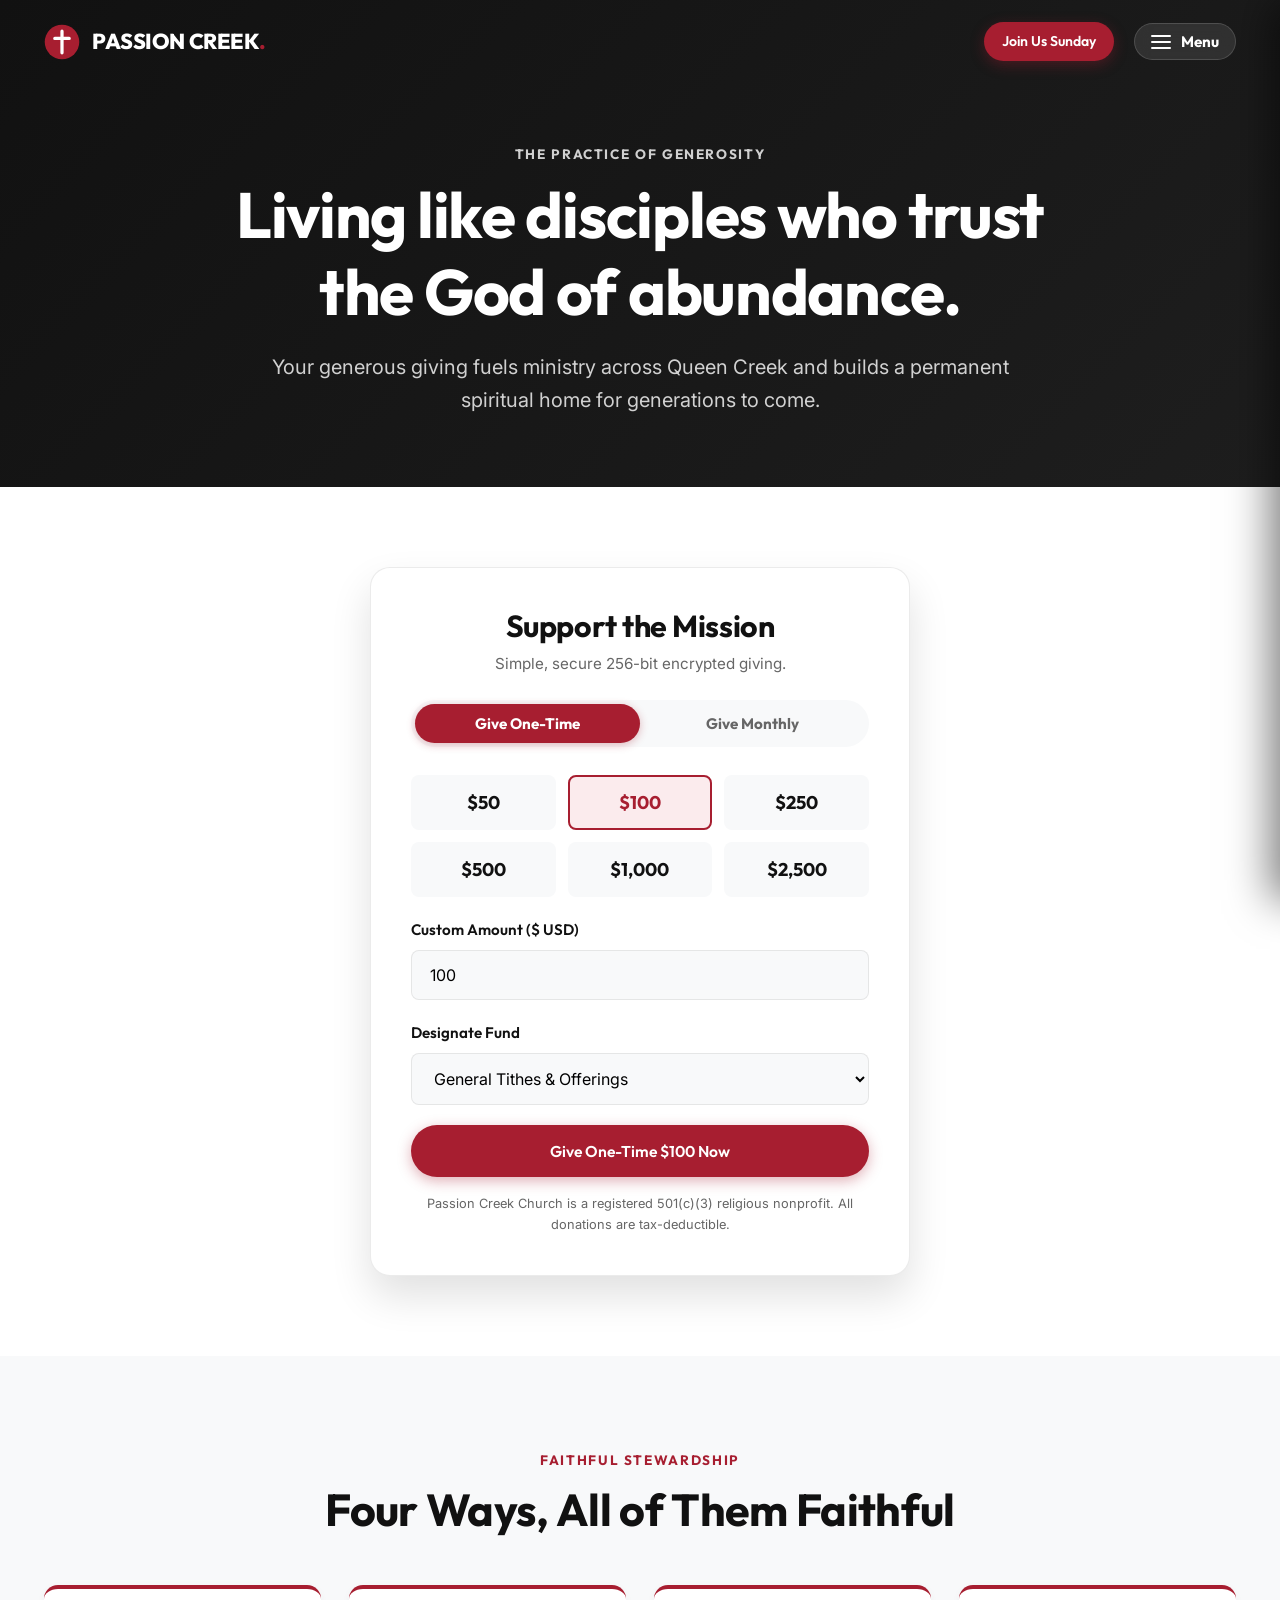
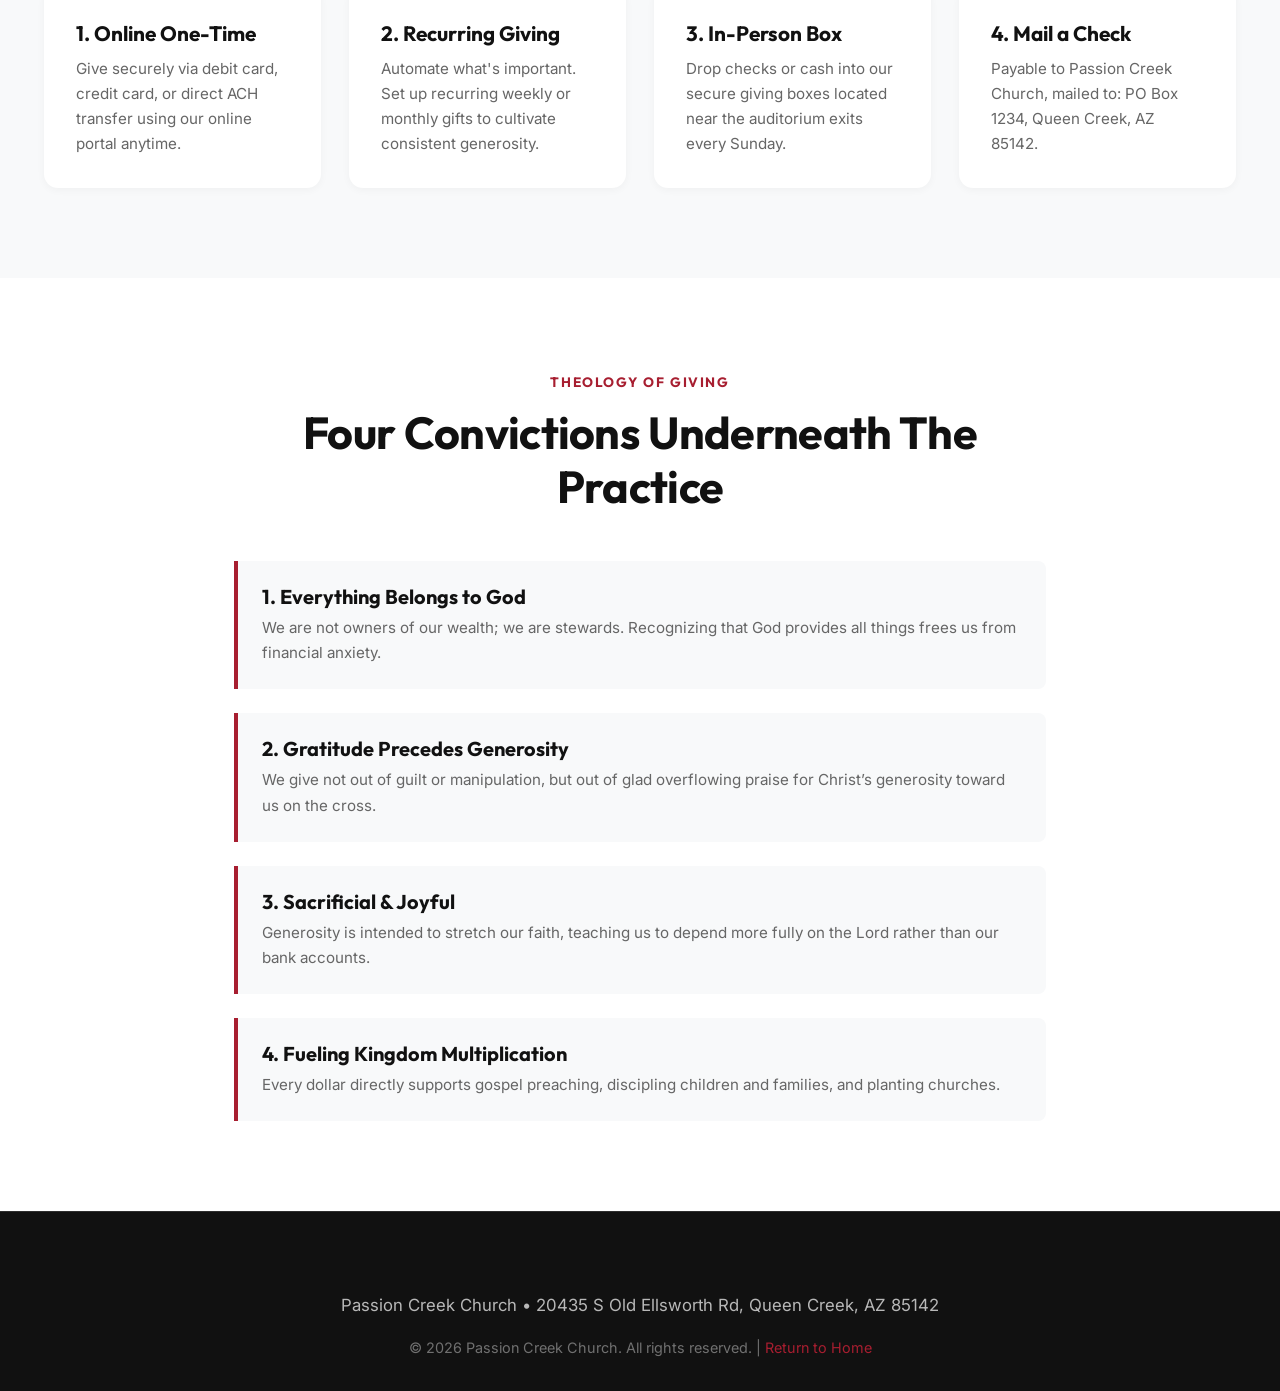
<file: give.html>
<!DOCTYPE html>
<html lang="en">
<head>
  <meta charset="UTF-8">
  <meta name="viewport" content="width=device-width, initial-scale=1.0">
  <title>Give to the Mission | Passion Creek Church</title>
  <meta name="description" content="Support the ministry and vision of Passion Creek Church in Queen Creek, Arizona. Four ways to give faithfully online and in person.">

  <!-- Google Fonts -->
  <link rel="preconnect" href="https://fonts.googleapis.com">
  <link rel="preconnect" href="https://fonts.gstatic.com" crossorigin>
  <link href="https://fonts.googleapis.com/css2?family=Inter:wght@400;500;600;700&family=Outfit:wght@500;600;700;800&display=swap" rel="stylesheet">

  <link rel="stylesheet" href="css/style.css">
</head>
<body>

  <!-- Site Header -->
  <header class="site-header scrolled">
    <div class="container nav-container">
      <a href="index.html" class="logo-link">
        <svg width="36" height="36" viewBox="0 0 100 100" fill="none">
          <circle cx="50" cy="50" r="48" fill="#a71e30"/>
          <path d="M50 20V80M30 40H70" stroke="#ffffff" stroke-width="9" stroke-linecap="round"/>
        </svg>
        <span class="logo-fallback-text">PASSION CREEK<span>.</span></span>
      </a>

      <div class="header-right">
        <a href="sundays.html" class="btn btn-primary btn-sm header-cta">Join Us Sunday</a>
        <button class="menu-trigger-btn" aria-label="Open Navigation Menu">
          <div class="hamburger-icon">
            <span></span>
            <span></span>
            <span></span>
          </div>
          <span>Menu</span>
        </button>
      </div>
    </div>
  </header>

  <!-- Banner -->
  <section style="background: linear-gradient(135deg, #111111, #1e1e1e); color: #ffffff; padding: 140px 0 70px; text-align: center;">
    <div class="container container-narrow">
      <span class="section-label light">The Practice of Generosity</span>
      <h1 class="text-white" style="margin-bottom: 20px;">Living like disciples who trust the God of abundance.</h1>
      <p style="color: rgba(255,255,255,0.8); font-size: 1.25rem;">
        Your generous giving fuels ministry across Queen Creek and builds a permanent spiritual home for generations to come.
      </p>
    </div>
  </section>

  <!-- Interactive Giving Section -->
  <section style="padding: 80px 0; background: #ffffff;">
    <div class="container">
      <div class="giving-widget-card">
        <div class="text-center" style="margin-bottom: 24px;">
          <h2 style="font-size: 1.9rem; margin-bottom: 6px;">Support the Mission</h2>
          <p style="font-size: 0.95rem;">Simple, secure 256-bit encrypted giving.</p>
        </div>

        <!-- One-Time vs Recurring Toggle -->
        <div class="give-type-toggle">
          <button class="give-type-btn active" type="button">Give One-Time</button>
          <button class="give-type-btn" type="button">Give Monthly</button>
        </div>

        <!-- Preset Amount Grid -->
        <div class="preset-amounts-grid">
          <button class="preset-btn" data-amount="50" type="button">$50</button>
          <button class="preset-btn active" data-amount="100" type="button">$100</button>
          <button class="preset-btn" data-amount="250" type="button">$250</button>
          <button class="preset-btn" data-amount="500" type="button">$500</button>
          <button class="preset-btn" data-amount="1000" type="button">$1,000</button>
          <button class="preset-btn" data-amount="2500" type="button">$2,500</button>
        </div>

        <!-- Custom Amount -->
        <div class="form-group">
          <label class="form-label" for="customGiveAmount">Custom Amount ($ USD)</label>
          <input type="number" id="customGiveAmount" class="form-control" value="100" min="1" step="1">
        </div>

        <!-- Fund Designation -->
        <div class="form-group">
          <label class="form-label" for="giveFundSelect">Designate Fund</label>
          <select id="giveFundSelect" class="form-control">
            <option value="General Tithes & Offerings">General Tithes & Offerings</option>
            <option value="Building Peace by Peace (Capital Campaign)">Building Peace by Peace (Capital Campaign)</option>
            <option value="Local Benevolence & Missions">Local Benevolence & Missions</option>
            <option value="PCC Kids & Next Gen">PCC Kids & Next Gen</option>
          </select>
        </div>

        <button id="submitGiveBtn" class="btn btn-primary" style="width: 100%; padding: 16px;" type="button">
          Give One-Time $100 Now
        </button>

        <p style="text-align: center; font-size: 0.8rem; color: var(--text-muted); margin-top: 16px;">
          Passion Creek Church is a registered 501(c)(3) religious nonprofit. All donations are tax-deductible.
        </p>
      </div>
    </div>
  </section>

  <!-- Four Ways to Give -->
  <section style="padding: 90px 0; background: var(--bg-light);">
    <div class="container">
      <div class="section-header text-center">
        <span class="section-label">Faithful Stewardship</span>
        <h2>Four Ways, All of Them Faithful</h2>
      </div>

      <div style="display: grid; grid-template-columns: repeat(auto-fit, minmax(260px, 1fr)); gap: 28px;">
        <div style="background: #ffffff; padding: 32px; border-radius: var(--radius-md); box-shadow: var(--shadow-sm); border-top: 4px solid var(--primary);">
          <h3 style="font-size: 1.3rem; margin-bottom: 10px;">1. Online One-Time</h3>
          <p style="font-size: 0.95rem;">Give securely via debit card, credit card, or direct ACH transfer using our online portal anytime.</p>
        </div>

        <div style="background: #ffffff; padding: 32px; border-radius: var(--radius-md); box-shadow: var(--shadow-sm); border-top: 4px solid var(--primary);">
          <h3 style="font-size: 1.3rem; margin-bottom: 10px;">2. Recurring Giving</h3>
          <p style="font-size: 0.95rem;">Automate what's important. Set up recurring weekly or monthly gifts to cultivate consistent generosity.</p>
        </div>

        <div style="background: #ffffff; padding: 32px; border-radius: var(--radius-md); box-shadow: var(--shadow-sm); border-top: 4px solid var(--primary);">
          <h3 style="font-size: 1.3rem; margin-bottom: 10px;">3. In-Person Box</h3>
          <p style="font-size: 0.95rem;">Drop checks or cash into our secure giving boxes located near the auditorium exits every Sunday.</p>
        </div>

        <div style="background: #ffffff; padding: 32px; border-radius: var(--radius-md); box-shadow: var(--shadow-sm); border-top: 4px solid var(--primary);">
          <h3 style="font-size: 1.3rem; margin-bottom: 10px;">4. Mail a Check</h3>
          <p style="font-size: 0.95rem;">Payable to Passion Creek Church, mailed to: PO Box 1234, Queen Creek, AZ 85142.</p>
        </div>
      </div>
    </div>
  </section>

  <!-- Four Convictions -->
  <section style="padding: 90px 0; background: #ffffff;">
    <div class="container container-narrow">
      <div class="section-header text-center">
        <span class="section-label">Theology of Giving</span>
        <h2>Four Convictions Underneath The Practice</h2>
      </div>

      <div style="display: flex; flex-direction: column; gap: 24px;">
        <div style="padding: 24px; border-left: 4px solid var(--primary); background: var(--bg-light); border-radius: 0 var(--radius-sm) var(--radius-sm) 0;">
          <h4 style="margin-bottom: 6px;">1. Everything Belongs to God</h4>
          <p style="font-size: 0.95rem; margin: 0;">We are not owners of our wealth; we are stewards. Recognizing that God provides all things frees us from financial anxiety.</p>
        </div>

        <div style="padding: 24px; border-left: 4px solid var(--primary); background: var(--bg-light); border-radius: 0 var(--radius-sm) var(--radius-sm) 0;">
          <h4 style="margin-bottom: 6px;">2. Gratitude Precedes Generosity</h4>
          <p style="font-size: 0.95rem; margin: 0;">We give not out of guilt or manipulation, but out of glad overflowing praise for Christ’s generosity toward us on the cross.</p>
        </div>

        <div style="padding: 24px; border-left: 4px solid var(--primary); background: var(--bg-light); border-radius: 0 var(--radius-sm) var(--radius-sm) 0;">
          <h4 style="margin-bottom: 6px;">3. Sacrificial & Joyful</h4>
          <p style="font-size: 0.95rem; margin: 0;">Generosity is intended to stretch our faith, teaching us to depend more fully on the Lord rather than our bank accounts.</p>
        </div>

        <div style="padding: 24px; border-left: 4px solid var(--primary); background: var(--bg-light); border-radius: 0 var(--radius-sm) var(--radius-sm) 0;">
          <h4 style="margin-bottom: 6px;">4. Fueling Kingdom Multiplication</h4>
          <p style="font-size: 0.95rem; margin: 0;">Every dollar directly supports gospel preaching, discipling children and families, and planting churches.</p>
        </div>
      </div>
    </div>
  </section>

  <!-- Footer -->
  <footer class="site-footer">
    <div class="container text-center">
      <p style="color: rgba(255,255,255,0.7); margin-bottom: 16px;">
        Passion Creek Church • 20435 S Old Ellsworth Rd, Queen Creek, AZ 85142
      </p>
      <p style="color: rgba(255,255,255,0.4); font-size: 0.9rem;">
        © 2026 Passion Creek Church. All rights reserved. | <a href="index.html" style="color: var(--primary);">Return to Home</a>
      </p>
    </div>
  </footer>

  <!-- Drawer -->
  <div class="drawer-overlay" id="drawerOverlay"></div>
  <aside class="slide-drawer" id="slideDrawer">
    <div>
      <div class="drawer-header">
        <span class="logo-fallback-text">PASSION CREEK<span>.</span></span>
        <button class="drawer-close-btn">Close ✕</button>
      </div>
      <nav class="drawer-nav-list">
        <a href="index.html">Home</a>
        <a href="sundays.html">Sundays</a>
        <a href="teaching.html">Teaching & Sermons</a>
        <a href="about.html">About & Team</a>
        <a href="groups.html">Together Groups</a>
        <a href="give.html">Give to the Mission</a>
      </nav>
    </div>
  </aside>

  <script src="js/main.js"></script>
</body>
</html>
</file>
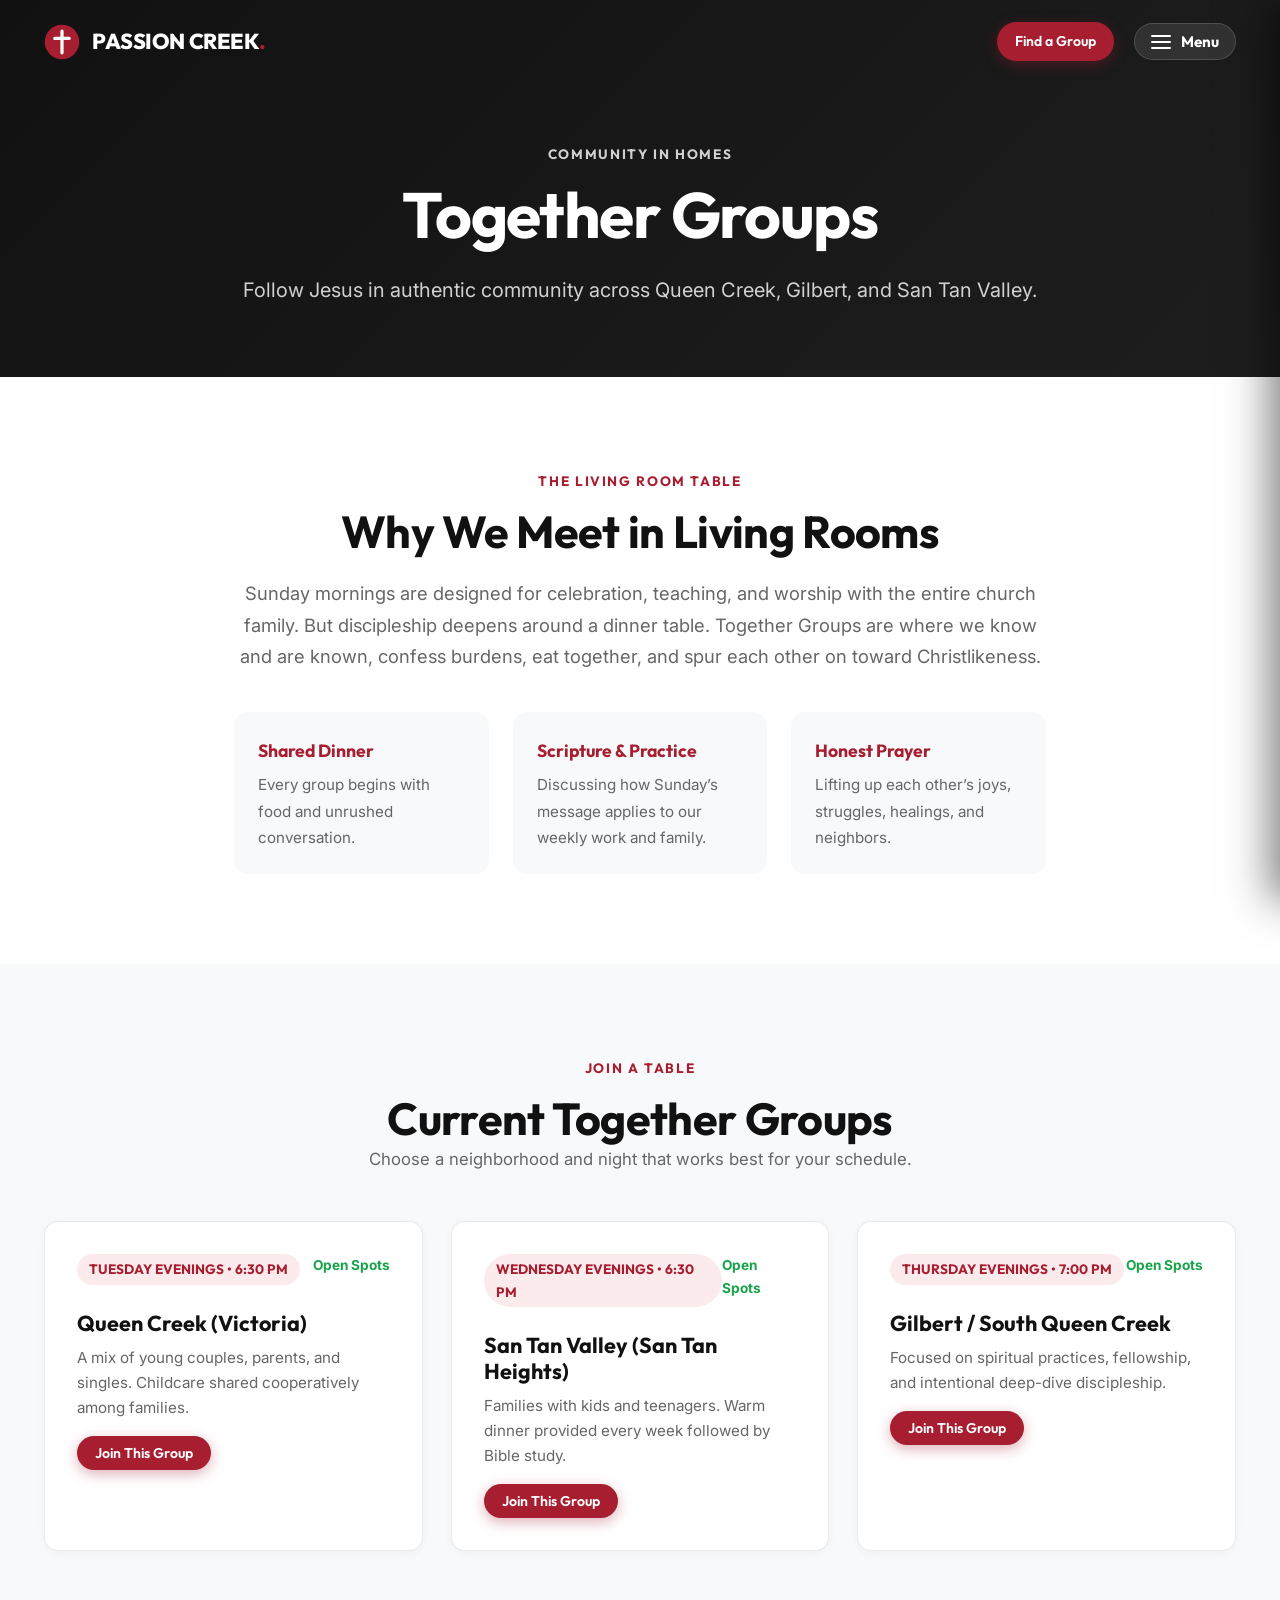
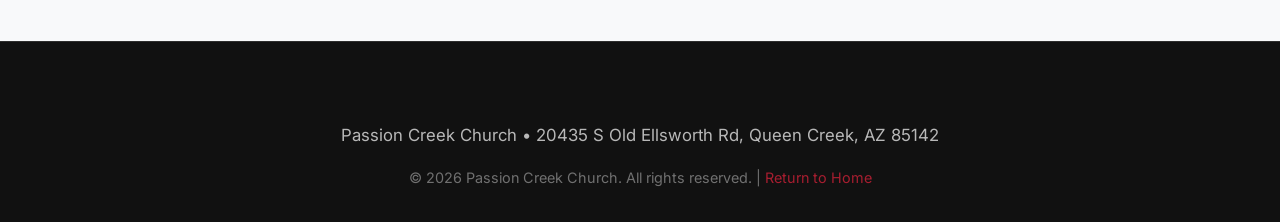
<file: groups.html>
<!DOCTYPE html>
<html lang="en">
<head>
  <meta charset="UTF-8">
  <meta name="viewport" content="width=device-width, initial-scale=1.0">
  <title>Together Groups | Passion Creek Church</title>
  <meta name="description" content="Find a Together Group at Passion Creek Church. We meet weekly in homes across Queen Creek, Gilbert, & San Tan Valley to share meals, pray, & follow Jesus together.">

  <!-- Google Fonts -->
  <link rel="preconnect" href="https://fonts.googleapis.com">
  <link rel="preconnect" href="https://fonts.gstatic.com" crossorigin>
  <link href="https://fonts.googleapis.com/css2?family=Inter:wght@400;500;600;700&family=Outfit:wght@500;600;700;800&display=swap" rel="stylesheet">

  <link rel="stylesheet" href="css/style.css">
</head>
<body>

  <!-- Site Header -->
  <header class="site-header scrolled">
    <div class="container nav-container">
      <a href="index.html" class="logo-link">
        <svg width="36" height="36" viewBox="0 0 100 100" fill="none">
          <circle cx="50" cy="50" r="48" fill="#a71e30"/>
          <path d="M50 20V80M30 40H70" stroke="#ffffff" stroke-width="9" stroke-linecap="round"/>
        </svg>
        <span class="logo-fallback-text">PASSION CREEK<span>.</span></span>
      </a>

      <div class="header-right">
        <a href="#groups-list" class="btn btn-primary btn-sm header-cta">Find a Group</a>
        <button class="menu-trigger-btn" aria-label="Open Navigation Menu">
          <div class="hamburger-icon">
            <span></span>
            <span></span>
            <span></span>
          </div>
          <span>Menu</span>
        </button>
      </div>
    </div>
  </header>

  <!-- Banner -->
  <section style="background: linear-gradient(135deg, #111111, #1e1e1e); color: #ffffff; padding: 140px 0 70px; text-align: center;">
    <div class="container container-narrow">
      <span class="section-label light">Community in Homes</span>
      <h1 class="text-white" style="margin-bottom: 20px;">Together Groups</h1>
      <p style="color: rgba(255,255,255,0.8); font-size: 1.25rem;">
        Follow Jesus in authentic community across Queen Creek, Gilbert, and San Tan Valley.
      </p>
    </div>
  </section>

  <!-- Why Groups Section -->
  <section style="padding: 90px 0; background: #ffffff;">
    <div class="container container-narrow text-center">
      <span class="section-label">The Living Room Table</span>
      <h2 style="margin-bottom: 20px;">Why We Meet in Living Rooms</h2>
      <p style="font-size: 1.15rem; line-height: 1.7; color: var(--text-muted); margin-bottom: 40px;">
        Sunday mornings are designed for celebration, teaching, and worship with the entire church family. But discipleship deepens around a dinner table. Together Groups are where we know and are known, confess burdens, eat together, and spur each other on toward Christlikeness.
      </p>

      <div style="display: grid; grid-template-columns: repeat(auto-fit, minmax(220px, 1fr)); gap: 24px; text-align: left;">
        <div style="background: var(--bg-light); padding: 24px; border-radius: var(--radius-md);">
          <strong style="display: block; font-family: var(--font-heading); font-size: 1.1rem; color: var(--primary); margin-bottom: 6px;">Shared Dinner</strong>
          <span style="color: var(--text-muted); font-size: 0.95rem;">Every group begins with food and unrushed conversation.</span>
        </div>
        <div style="background: var(--bg-light); padding: 24px; border-radius: var(--radius-md);">
          <strong style="display: block; font-family: var(--font-heading); font-size: 1.1rem; color: var(--primary); margin-bottom: 6px;">Scripture & Practice</strong>
          <span style="color: var(--text-muted); font-size: 0.95rem;">Discussing how Sunday’s message applies to our weekly work and family.</span>
        </div>
        <div style="background: var(--bg-light); padding: 24px; border-radius: var(--radius-md);">
          <strong style="display: block; font-family: var(--font-heading); font-size: 1.1rem; color: var(--primary); margin-bottom: 6px;">Honest Prayer</strong>
          <span style="color: var(--text-muted); font-size: 0.95rem;">Lifting up each other’s joys, struggles, healings, and neighbors.</span>
        </div>
      </div>
    </div>
  </section>

  <!-- Groups Directory / Schedule (#groups-list) -->
  <section id="groups-list" style="padding: 90px 0; background: var(--bg-light);">
    <div class="container">
      <div class="section-header text-center">
        <span class="section-label">Join a Table</span>
        <h2>Current Together Groups</h2>
        <p>Choose a neighborhood and night that works best for your schedule.</p>
      </div>

      <div style="display: grid; grid-template-columns: repeat(auto-fit, minmax(320px, 1fr)); gap: 28px;">
        <!-- Group 1 -->
        <div style="background: #ffffff; padding: 32px; border-radius: var(--radius-md); box-shadow: var(--shadow-sm); border: 1px solid var(--border-light);">
          <div style="display: flex; justify-content: space-between; align-items: flex-start; margin-bottom: 12px;">
            <span class="event-date-badge">Tuesday Evenings • 6:30 PM</span>
            <span style="font-weight: 700; color: #16a34a; font-size: 0.85rem;">Open Spots</span>
          </div>
          <h3 style="font-size: 1.35rem; margin-bottom: 8px;">Queen Creek (Victoria)</h3>
          <p style="font-size: 0.95rem; color: var(--text-muted); margin-bottom: 16px;">
            A mix of young couples, parents, and singles. Childcare shared cooperatively among families.
          </p>
          <button class="btn btn-primary btn-sm" data-open-modal="groupJoinModal">Join This Group</button>
        </div>

        <!-- Group 2 -->
        <div style="background: #ffffff; padding: 32px; border-radius: var(--radius-md); box-shadow: var(--shadow-sm); border: 1px solid var(--border-light);">
          <div style="display: flex; justify-content: space-between; align-items: flex-start; margin-bottom: 12px;">
            <span class="event-date-badge">Wednesday Evenings • 6:30 PM</span>
            <span style="font-weight: 700; color: #16a34a; font-size: 0.85rem;">Open Spots</span>
          </div>
          <h3 style="font-size: 1.35rem; margin-bottom: 8px;">San Tan Valley (San Tan Heights)</h3>
          <p style="font-size: 0.95rem; color: var(--text-muted); margin-bottom: 16px;">
            Families with kids and teenagers. Warm dinner provided every week followed by Bible study.
          </p>
          <button class="btn btn-primary btn-sm" data-open-modal="groupJoinModal">Join This Group</button>
        </div>

        <!-- Group 3 -->
        <div style="background: #ffffff; padding: 32px; border-radius: var(--radius-md); box-shadow: var(--shadow-sm); border: 1px solid var(--border-light);">
          <div style="display: flex; justify-content: space-between; align-items: flex-start; margin-bottom: 12px;">
            <span class="event-date-badge">Thursday Evenings • 7:00 PM</span>
            <span style="font-weight: 700; color: #16a34a; font-size: 0.85rem;">Open Spots</span>
          </div>
          <h3 style="font-size: 1.35rem; margin-bottom: 8px;">Gilbert / South Queen Creek</h3>
          <p style="font-size: 0.95rem; color: var(--text-muted); margin-bottom: 16px;">
            Focused on spiritual practices, fellowship, and intentional deep-dive discipleship.
          </p>
          <button class="btn btn-primary btn-sm" data-open-modal="groupJoinModal">Join This Group</button>
        </div>
      </div>
    </div>
  </section>

  <!-- Join Modal -->
  <div class="modal-backdrop" id="groupJoinModal">
    <div class="modal-card">
      <button class="modal-close-btn">✕</button>
      <div class="section-header" style="margin-bottom: 20px;">
        <span class="section-label">Connect</span>
        <h3 style="font-size: 1.6rem; margin-bottom: 8px;">Join a Together Group</h3>
        <p style="font-size: 0.95rem;">Fill out this quick form and our community pastor will introduce you to the group host.</p>
      </div>

      <form id="planVisitForm">
        <div class="form-group">
          <label class="form-label" for="gName">Your Name *</label>
          <input type="text" id="gName" name="name" class="form-control" required placeholder="John Smith">
        </div>
        <div class="form-group">
          <label class="form-label" for="gEmail">Email *</label>
          <input type="email" id="gEmail" name="email" class="form-control" required placeholder="john@example.com">
        </div>
        <div class="form-group">
          <label class="form-label" for="gDay">Preferred Night</label>
          <select id="gDay" name="service" class="form-control">
            <option value="Tuesday Group">Tuesday Evenings (Queen Creek)</option>
            <option value="Wednesday Group">Wednesday Evenings (San Tan Valley)</option>
            <option value="Thursday Group">Thursday Evenings (Gilbert / QC)</option>
          </select>
        </div>
        <button type="submit" class="btn btn-primary" style="width: 100%;">Connect Me With A Group</button>
      </form>
    </div>
  </div>

  <!-- Footer -->
  <footer class="site-footer">
    <div class="container text-center">
      <p style="color: rgba(255,255,255,0.7); margin-bottom: 16px;">
        Passion Creek Church • 20435 S Old Ellsworth Rd, Queen Creek, AZ 85142
      </p>
      <p style="color: rgba(255,255,255,0.4); font-size: 0.9rem;">
        © 2026 Passion Creek Church. All rights reserved. | <a href="index.html" style="color: var(--primary);">Return to Home</a>
      </p>
    </div>
  </footer>

  <!-- Drawer -->
  <div class="drawer-overlay" id="drawerOverlay"></div>
  <aside class="slide-drawer" id="slideDrawer">
    <div>
      <div class="drawer-header">
        <span class="logo-fallback-text">PASSION CREEK<span>.</span></span>
        <button class="drawer-close-btn">Close ✕</button>
      </div>
      <nav class="drawer-nav-list">
        <a href="index.html">Home</a>
        <a href="sundays.html">Sundays</a>
        <a href="teaching.html">Teaching & Sermons</a>
        <a href="about.html">About & Team</a>
        <a href="groups.html">Together Groups</a>
        <a href="give.html">Give to the Mission</a>
      </nav>
    </div>
  </aside>

  <script src="js/main.js"></script>
</body>
</html>
</file>
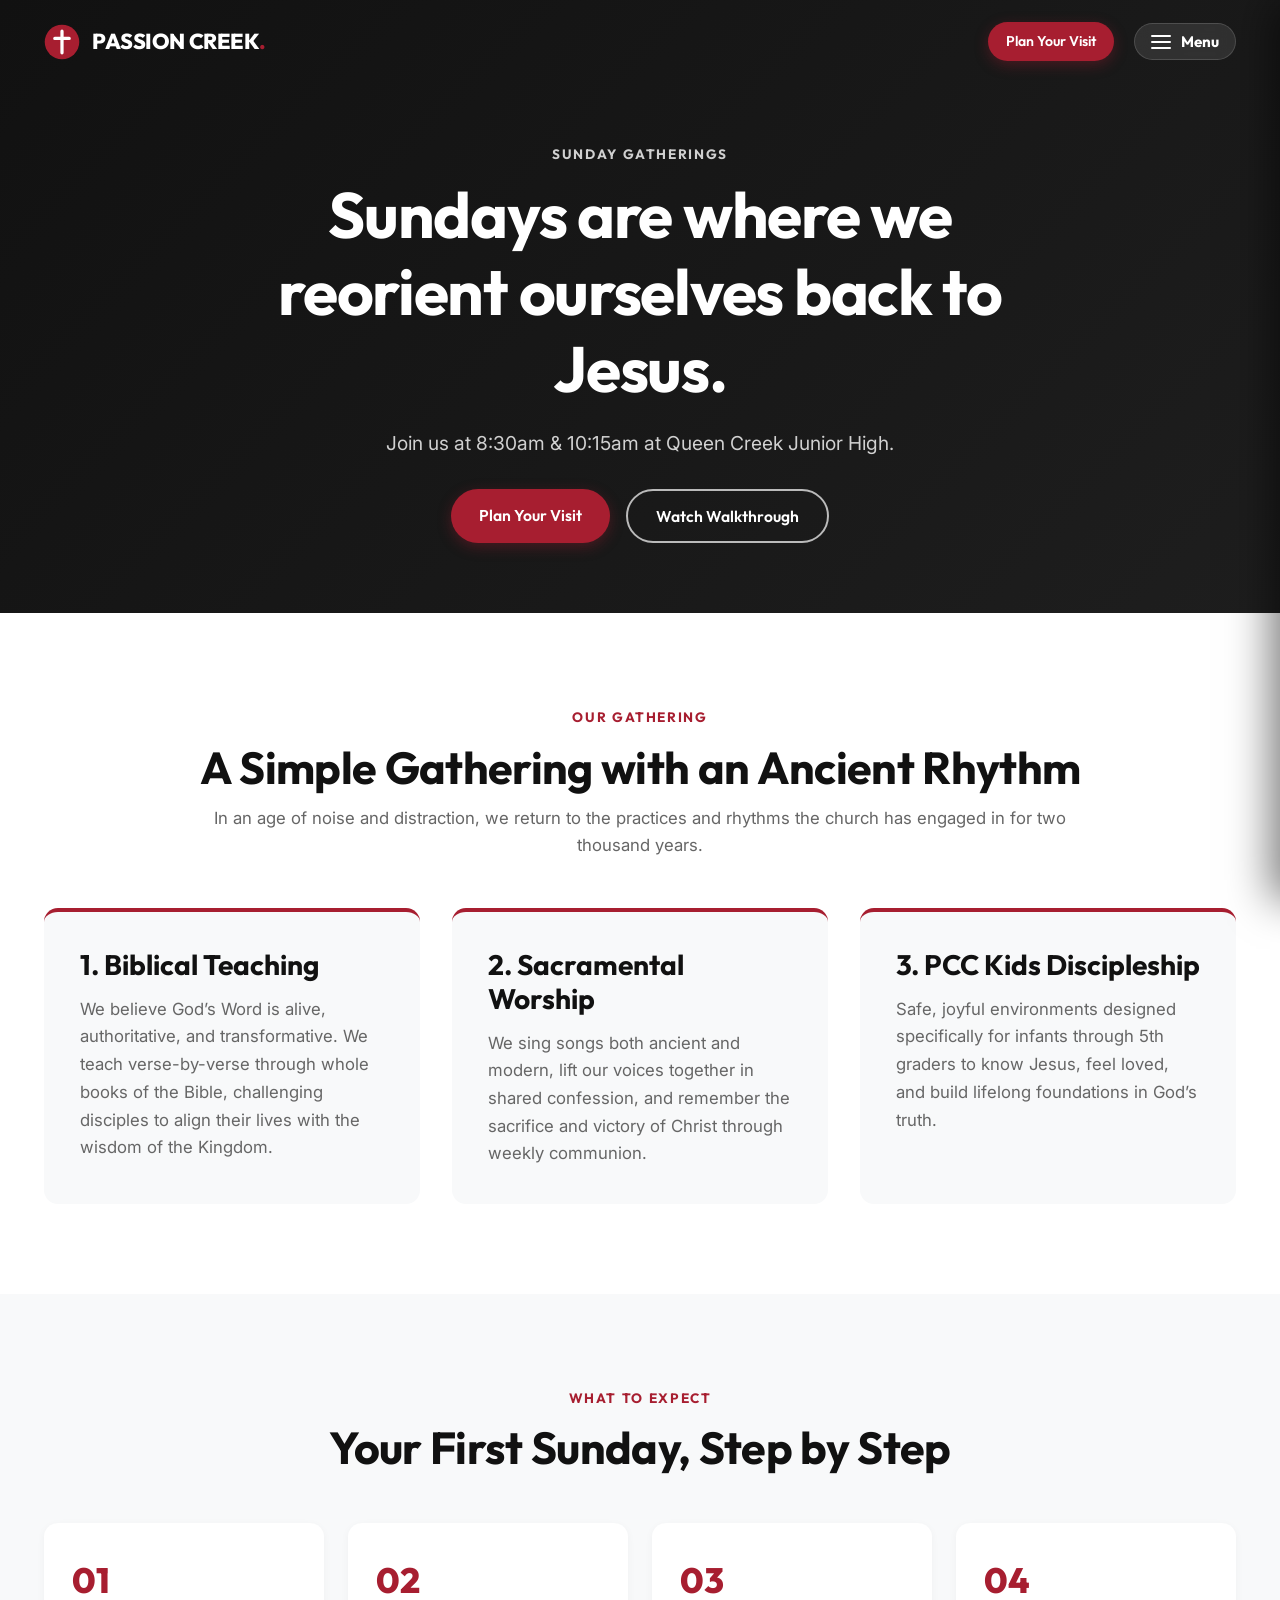
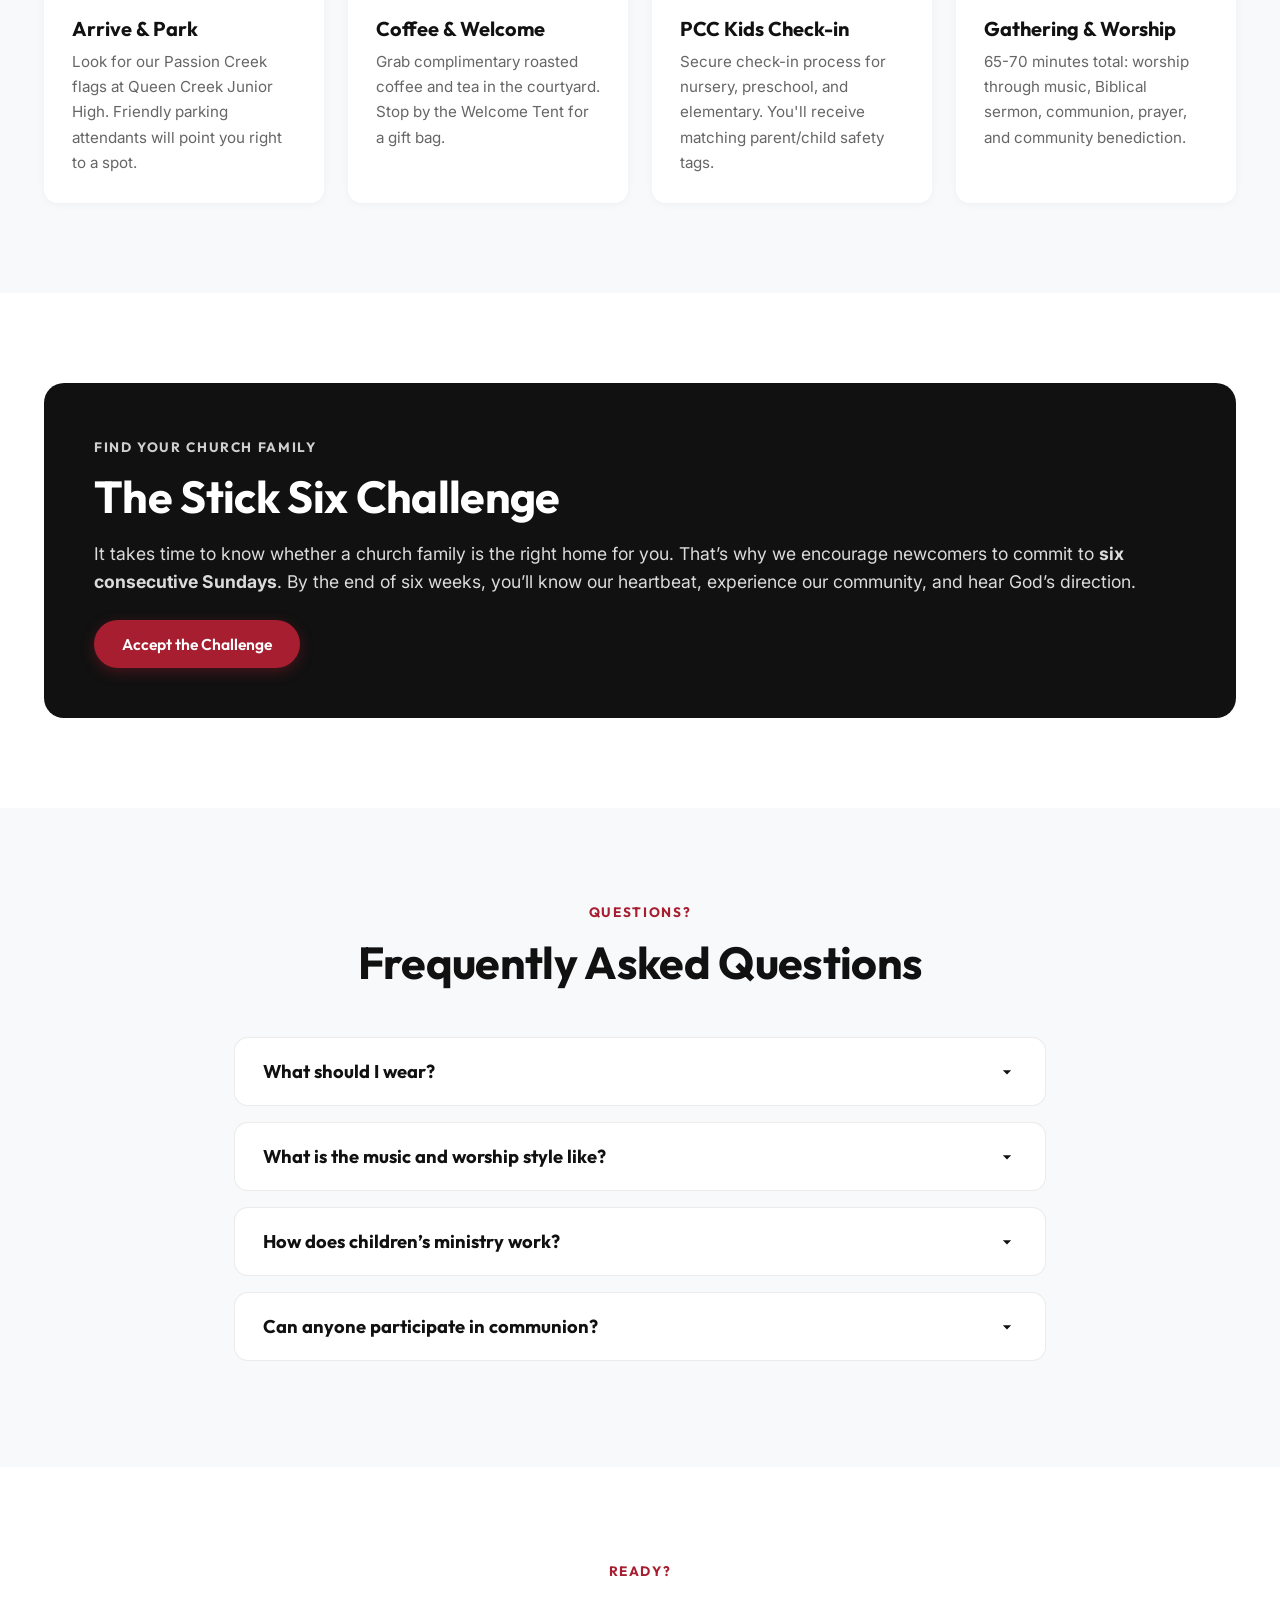
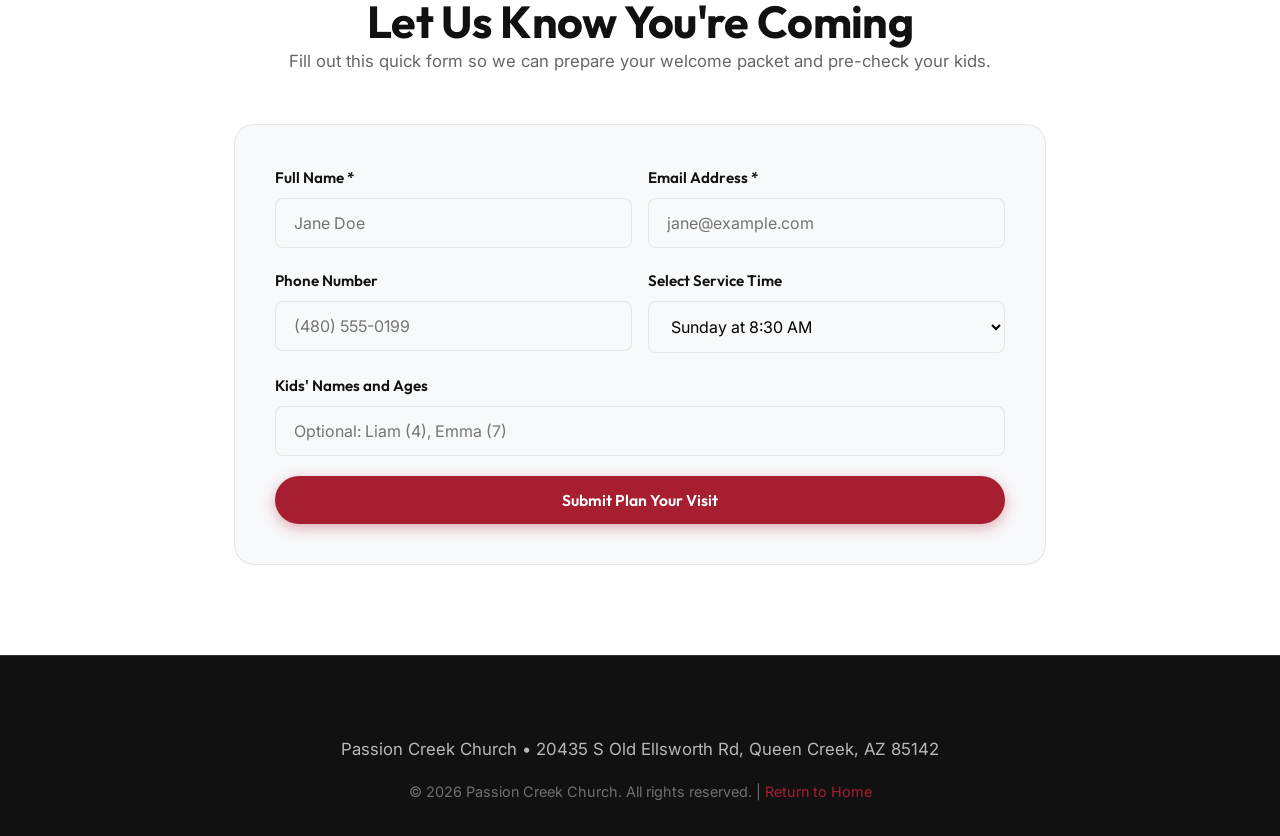
<file: sundays.html>
<!DOCTYPE html>
<html lang="en">
<head>
  <meta charset="UTF-8">
  <meta name="viewport" content="width=device-width, initial-scale=1.0">
  <title>Sundays at Passion Creek | Church in Queen Creek, AZ</title>
  <meta name="description" content="Join us Sundays at 8:30a & 10:15a at Queen Creek Junior High. A simple gathering with an ancient rhythm: teaching, community, & practice.">

  <!-- Google Fonts -->
  <link rel="preconnect" href="https://fonts.googleapis.com">
  <link rel="preconnect" href="https://fonts.gstatic.com" crossorigin>
  <link href="https://fonts.googleapis.com/css2?family=Inter:wght@400;500;600;700&family=Outfit:wght@500;600;700;800&display=swap" rel="stylesheet">

  <link rel="stylesheet" href="css/style.css">
</head>
<body>

  <!-- Header -->
  <header class="site-header scrolled">
    <div class="container nav-container">
      <a href="index.html" class="logo-link">
        <svg width="36" height="36" viewBox="0 0 100 100" fill="none">
          <circle cx="50" cy="50" r="48" fill="#a71e30"/>
          <path d="M50 20V80M30 40H70" stroke="#ffffff" stroke-width="9" stroke-linecap="round"/>
        </svg>
        <span class="logo-fallback-text">PASSION CREEK<span>.</span></span>
      </a>

      <div class="header-right">
        <a href="#plan-visit" class="btn btn-primary btn-sm header-cta">Plan Your Visit</a>
        <button class="menu-trigger-btn" aria-label="Open Navigation Menu">
          <div class="hamburger-icon">
            <span></span>
            <span></span>
            <span></span>
          </div>
          <span>Menu</span>
        </button>
      </div>
    </div>
  </header>

  <!-- Page Banner -->
  <section style="background: linear-gradient(135deg, #111111, #1e1e1e); color: #ffffff; padding: 140px 0 70px; text-align: center;">
    <div class="container container-narrow">
      <span class="section-label light">Sunday Gatherings</span>
      <h1 class="text-white" style="margin-bottom: 20px;">Sundays are where we reorient ourselves back to Jesus.</h1>
      <p style="color: rgba(255,255,255,0.8); font-size: 1.2rem; margin-bottom: 30px;">
        Join us at 8:30am & 10:15am at Queen Creek Junior High.
      </p>
      <div style="display: flex; justify-content: center; gap: 16px; flex-wrap: wrap;">
        <a href="#plan-visit" class="btn btn-primary">Plan Your Visit</a>
        <button class="btn btn-outline-white" data-video-id="sSVcMD47FjQ">Watch Walkthrough</button>
      </div>
    </div>
  </section>

  <!-- Core Rhythm: Teaching, Community, Practice -->
  <section style="padding: 90px 0; background: #ffffff;">
    <div class="container">
      <div class="section-header text-center">
        <span class="section-label">Our Gathering</span>
        <h2>A Simple Gathering with an Ancient Rhythm</h2>
        <p class="container-narrow" style="margin: 10px auto 0;">In an age of noise and distraction, we return to the practices and rhythms the church has engaged in for two thousand years.</p>
      </div>

      <div style="display: grid; grid-template-columns: repeat(auto-fit, minmax(300px, 1fr)); gap: 32px;">
        <div style="background: var(--bg-light); padding: 36px; border-radius: var(--radius-md); border-top: 4px solid var(--primary);">
          <h3 style="margin-bottom: 14px;">1. Biblical Teaching</h3>
          <p>We believe God’s Word is alive, authoritative, and transformative. We teach verse-by-verse through whole books of the Bible, challenging disciples to align their lives with the wisdom of the Kingdom.</p>
        </div>

        <div style="background: var(--bg-light); padding: 36px; border-radius: var(--radius-md); border-top: 4px solid var(--primary);">
          <h3 style="margin-bottom: 14px;">2. Sacramental Worship</h3>
          <p>We sing songs both ancient and modern, lift our voices together in shared confession, and remember the sacrifice and victory of Christ through weekly communion.</p>
        </div>

        <div style="background: var(--bg-light); padding: 36px; border-radius: var(--radius-md); border-top: 4px solid var(--primary);">
          <h3 style="margin-bottom: 14px;">3. PCC Kids Discipleship</h3>
          <p>Safe, joyful environments designed specifically for infants through 5th graders to know Jesus, feel loved, and build lifelong foundations in God’s truth.</p>
        </div>
      </div>
    </div>
  </section>

  <!-- Step-by-Step Morning Guide -->
  <section style="padding: 90px 0; background: var(--bg-light);">
    <div class="container">
      <div class="section-header text-center">
        <span class="section-label">What to Expect</span>
        <h2>Your First Sunday, Step by Step</h2>
      </div>

      <div style="display: grid; grid-template-columns: repeat(auto-fit, minmax(240px, 1fr)); gap: 24px; margin-top: 40px;">
        <div style="background: #ffffff; padding: 28px; border-radius: var(--radius-md); box-shadow: var(--shadow-sm);">
          <div style="font-family: var(--font-heading); font-size: 2.2rem; font-weight: 800; color: var(--primary); margin-bottom: 8px;">01</div>
          <h4 style="margin-bottom: 8px;">Arrive & Park</h4>
          <p style="font-size: 0.95rem;">Look for our Passion Creek flags at Queen Creek Junior High. Friendly parking attendants will point you right to a spot.</p>
        </div>

        <div style="background: #ffffff; padding: 28px; border-radius: var(--radius-md); box-shadow: var(--shadow-sm);">
          <div style="font-family: var(--font-heading); font-size: 2.2rem; font-weight: 800; color: var(--primary); margin-bottom: 8px;">02</div>
          <h4 style="margin-bottom: 8px;">Coffee & Welcome</h4>
          <p style="font-size: 0.95rem;">Grab complimentary roasted coffee and tea in the courtyard. Stop by the Welcome Tent for a gift bag.</p>
        </div>

        <div style="background: #ffffff; padding: 28px; border-radius: var(--radius-md); box-shadow: var(--shadow-sm);">
          <div style="font-family: var(--font-heading); font-size: 2.2rem; font-weight: 800; color: var(--primary); margin-bottom: 8px;">03</div>
          <h4 style="margin-bottom: 8px;">PCC Kids Check-in</h4>
          <p style="font-size: 0.95rem;">Secure check-in process for nursery, preschool, and elementary. You'll receive matching parent/child safety tags.</p>
        </div>

        <div style="background: #ffffff; padding: 28px; border-radius: var(--radius-md); box-shadow: var(--shadow-sm);">
          <div style="font-family: var(--font-heading); font-size: 2.2rem; font-weight: 800; color: var(--primary); margin-bottom: 8px;">04</div>
          <h4 style="margin-bottom: 8px;">Gathering & Worship</h4>
          <p style="font-size: 0.95rem;">65-70 minutes total: worship through music, Biblical sermon, communion, prayer, and community benediction.</p>
        </div>
      </div>
    </div>
  </section>

  <!-- Stick Six Challenge Section -->
  <section id="challenge" style="padding: 90px 0; background: #ffffff;">
    <div class="container">
      <div style="background: var(--dark); color: #ffffff; border-radius: var(--radius-lg); padding: 50px; display: grid; grid-template-columns: 1fr; gap: 40px; align-items: center;">
        <div>
          <span class="section-label light">Find Your Church Family</span>
          <h2 class="text-white" style="margin-bottom: 16px;">The Stick Six Challenge</h2>
          <p style="color: rgba(255,255,255,0.85); font-size: 1.1rem; line-height: 1.6; margin-bottom: 24px;">
            It takes time to know whether a church family is the right home for you. That’s why we encourage newcomers to commit to <strong>six consecutive Sundays</strong>. By the end of six weeks, you’ll know our heartbeat, experience our community, and hear God’s direction.
          </p>
          <button class="btn btn-primary" data-open-modal="planVisitModal">Accept the Challenge</button>
        </div>
      </div>
    </div>
  </section>

  <!-- Interactive FAQ Accordion -->
  <section style="padding: 90px 0; background: var(--bg-light);">
    <div class="container container-narrow">
      <div class="section-header text-center">
        <span class="section-label">Questions?</span>
        <h2>Frequently Asked Questions</h2>
      </div>

      <div class="accordion-item">
        <button class="accordion-header">
          <span>What should I wear?</span>
          <svg class="accordion-icon" viewBox="0 0 24 24" fill="currentColor"><path d="M7 10l5 5 5-5z"/></svg>
        </button>
        <div class="accordion-body">
          Come as you are! Arizona casual is our standard—most people wear jeans, t-shirts, flannels, or casual dresses. You will fit right in whatever you choose.
        </div>
      </div>

      <div class="accordion-item">
        <button class="accordion-header">
          <span>What is the music and worship style like?</span>
          <svg class="accordion-icon" viewBox="0 0 24 24" fill="currentColor"><path d="M7 10l5 5 5-5z"/></svg>
        </button>
        <div class="accordion-body">
          We worship with a full band playing contemporary worship songs as well as rich, reimagined hymns. Our focus is theological depth, congregational singing, and creating space for God’s presence.
        </div>
      </div>

      <div class="accordion-item">
        <button class="accordion-header">
          <span>How does children’s ministry work?</span>
          <svg class="accordion-icon" viewBox="0 0 24 24" fill="currentColor"><path d="M7 10l5 5 5-5z"/></svg>
        </button>
        <div class="accordion-body">
          We offer classes during both 8:30am and 10:15am services for babies up through 5th graders. All our teachers are background-checked and trained to ensure your children’s safety, spiritual formation, and joy.
        </div>
      </div>

      <div class="accordion-item">
        <button class="accordion-header">
          <span>Can anyone participate in communion?</span>
          <svg class="accordion-icon" viewBox="0 0 24 24" fill="currentColor"><path d="M7 10l5 5 5-5z"/></svg>
        </button>
        <div class="accordion-body">
          Yes! Anyone who has placed their faith and trust in Jesus Christ as Lord and Savior is invited to receive communion with us every Sunday.
        </div>
      </div>
    </div>
  </section>

  <!-- Inline Plan Visit Form Section -->
  <section id="plan-visit" style="padding: 90px 0; background: #ffffff;">
    <div class="container container-narrow">
      <div class="section-header text-center">
        <span class="section-label">Ready?</span>
        <h2>Let Us Know You're Coming</h2>
        <p>Fill out this quick form so we can prepare your welcome packet and pre-check your kids.</p>
      </div>

      <div style="background: var(--bg-light); border-radius: var(--radius-lg); padding: 40px; border: 1px solid var(--border-light);">
        <form id="planVisitForm">
          <div class="form-row">
            <div class="form-group">
              <label class="form-label" for="pvName2">Full Name *</label>
              <input type="text" id="pvName2" name="name" class="form-control" placeholder="Jane Doe" required>
            </div>
            <div class="form-group">
              <label class="form-label" for="pvEmail2">Email Address *</label>
              <input type="email" id="pvEmail2" name="email" class="form-control" placeholder="jane@example.com" required>
            </div>
          </div>

          <div class="form-row">
            <div class="form-group">
              <label class="form-label" for="pvPhone2">Phone Number</label>
              <input type="tel" id="pvPhone2" name="phone" class="form-control" placeholder="(480) 555-0199">
            </div>
            <div class="form-group">
              <label class="form-label" for="pvService2">Select Service Time</label>
              <select id="pvService2" name="service" class="form-control">
                <option value="8:30 AM Service">Sunday at 8:30 AM</option>
                <option value="10:15 AM Service">Sunday at 10:15 AM</option>
              </select>
            </div>
          </div>

          <div class="form-group">
            <label class="form-label" for="pvKids2">Kids' Names and Ages</label>
            <input type="text" id="pvKids2" name="kids" class="form-control" placeholder="Optional: Liam (4), Emma (7)">
          </div>

          <button type="submit" class="btn btn-primary" style="width: 100%;">Submit Plan Your Visit</button>
        </form>
      </div>
    </div>
  </section>

  <!-- Footer -->
  <footer class="site-footer">
    <div class="container text-center">
      <p style="color: rgba(255,255,255,0.7); margin-bottom: 16px;">
        Passion Creek Church • 20435 S Old Ellsworth Rd, Queen Creek, AZ 85142
      </p>
      <p style="color: rgba(255,255,255,0.4); font-size: 0.9rem;">
        © 2026 Passion Creek Church. All rights reserved. | <a href="index.html" style="color: var(--primary);">Return to Home</a>
      </p>
    </div>
  </footer>

  <!-- Drawer & Modals -->
  <div class="drawer-overlay" id="drawerOverlay"></div>
  <aside class="slide-drawer" id="slideDrawer">
    <div>
      <div class="drawer-header">
        <span class="logo-fallback-text">PASSION CREEK<span>.</span></span>
        <button class="drawer-close-btn">Close ✕</button>
      </div>
      <nav class="drawer-nav-list">
        <a href="index.html">Home</a>
        <a href="sundays.html">Sundays</a>
        <a href="teaching.html">Teaching & Sermons</a>
        <a href="about.html">About & Team</a>
        <a href="groups.html">Together Groups</a>
        <a href="give.html">Give to the Mission</a>
      </nav>
    </div>
  </aside>

  <div class="modal-backdrop" id="videoModal">
    <div class="modal-card video-modal-card">
      <button class="modal-close-btn">✕</button>
      <div class="video-frame-container">
        <iframe id="videoIframe" src="" allowfullscreen></iframe>
      </div>
    </div>
  </div>

  <script src="js/main.js"></script>
</body>
</html>
</file>
<file: css/style.css>
/* ==========================================================================
   PASSION CREEK CHURCH - CORE DESIGN SYSTEM & STYLES
   ========================================================================== */

:root {
  /* Brand Palette */
  --primary: #a71e30;
  --primary-hover: #851624;
  --primary-light: #fbebed;
  --dark: #111111;
  --dark-surface: #1a1a1a;
  --dark-elevated: #262626;
  --text-main: #2b2b2b;
  --text-muted: #666666;
  --text-light: #f3f4f6;
  --bg-light: #f8f9fa;
  --bg-card: #ffffff;
  --border-light: rgba(0, 0, 0, 0.08);
  --border-dark: rgba(255, 255, 255, 0.12);

  /* Typography */
  --font-heading: 'Outfit', -apple-system, BlinkMacSystemFont, 'Segoe UI', Roboto, sans-serif;
  --font-body: 'Inter', -apple-system, BlinkMacSystemFont, 'Segoe UI', Roboto, sans-serif;

  /* Shadows */
  --shadow-sm: 0 2px 8px rgba(0, 0, 0, 0.04);
  --shadow-md: 0 8px 24px rgba(0, 0, 0, 0.08);
  --shadow-lg: 0 20px 40px rgba(0, 0, 0, 0.12);
  --shadow-hover: 0 24px 48px rgba(167, 30, 48, 0.15);

  /* Radius */
  --radius-sm: 8px;
  --radius-md: 14px;
  --radius-lg: 20px;
  --radius-full: 9999px;

  /* Transitions */
  --transition-fast: 0.2s cubic-bezier(0.16, 1, 0.3, 1);
  --transition-smooth: 0.35s cubic-bezier(0.16, 1, 0.3, 1);
}

/* ==========================================================================
   Base & Resets
   ========================================================================== */

*, *::before, *::after {
  box-sizing: border-box;
  margin: 0;
  padding: 0;
}

html {
  scroll-behavior: smooth;
  font-size: 16px;
}

body {
  font-family: var(--font-body);
  color: var(--text-main);
  background-color: var(--bg-light);
  line-height: 1.65;
  -webkit-font-smoothing: antialiased;
  -moz-osx-font-smoothing: grayscale;
  overflow-x: hidden;
}

img {
  max-width: 100%;
  height: auto;
  display: block;
}

a {
  color: inherit;
  text-decoration: none;
  transition: color var(--transition-fast);
}

ul, ol {
  list-style: none;
}

button, input, select, textarea {
  font-family: inherit;
  font-size: inherit;
  border: none;
  outline: none;
}

button {
  cursor: pointer;
  background: none;
}

/* Container */
.container {
  width: 100%;
  max-width: 1240px;
  margin-left: auto;
  margin-right: auto;
  padding-left: 24px;
  padding-right: 24px;
}

.container-narrow {
  max-width: 860px;
}

/* Typography Helpers */
h1, h2, h3, h4, h5, h6 {
  font-family: var(--font-heading);
  font-weight: 700;
  line-height: 1.2;
  color: var(--dark);
}

h1 { font-size: clamp(2.5rem, 5vw, 4.25rem); letter-spacing: -0.02em; }
h2 { font-size: clamp(2rem, 3.5vw, 3rem); letter-spacing: -0.015em; }
h3 { font-size: clamp(1.4rem, 2.2vw, 1.85rem); }
h4 { font-size: 1.25rem; }

p {
  color: var(--text-muted);
  font-size: 1.05rem;
}

.text-white { color: #ffffff !important; }
.text-primary { color: var(--primary) !important; }
.text-center { text-align: center; }

.section-label {
  display: inline-block;
  font-family: var(--font-heading);
  font-size: 0.85rem;
  font-weight: 700;
  text-transform: uppercase;
  letter-spacing: 0.12em;
  color: var(--primary);
  margin-bottom: 12px;
}

.section-label.light {
  color: rgba(255, 255, 255, 0.8);
}

.section-header {
  margin-bottom: 48px;
}

/* ==========================================================================
   Buttons & Links
   ========================================================================== */

.btn {
  display: inline-flex;
  align-items: center;
  justify-content: center;
  gap: 10px;
  padding: 14px 28px;
  font-family: var(--font-heading);
  font-weight: 600;
  font-size: 0.98rem;
  border-radius: var(--radius-full);
  transition: all var(--transition-fast);
  text-align: center;
  cursor: pointer;
  white-space: nowrap;
}

.btn-primary {
  background-color: var(--primary);
  color: #ffffff;
  box-shadow: 0 4px 14px rgba(167, 30, 48, 0.35);
}

.btn-primary:hover {
  background-color: var(--primary-hover);
  transform: translateY(-2px);
  box-shadow: 0 6px 20px rgba(167, 30, 48, 0.45);
}

.btn-outline-white {
  background-color: transparent;
  color: #ffffff;
  border: 2px solid rgba(255, 255, 255, 0.7);
}

.btn-outline-white:hover {
  background-color: #ffffff;
  color: var(--dark);
  border-color: #ffffff;
  transform: translateY(-2px);
}

.btn-outline-dark {
  background-color: transparent;
  color: var(--dark);
  border: 2px solid var(--dark);
}

.btn-outline-dark:hover {
  background-color: var(--dark);
  color: #ffffff;
  transform: translateY(-2px);
}

.btn-white {
  background-color: #ffffff;
  color: var(--dark);
  box-shadow: var(--shadow-md);
}

.btn-white:hover {
  background-color: #f8f9fa;
  transform: translateY(-2px);
  box-shadow: var(--shadow-lg);
}

.btn-sm {
  padding: 8px 18px;
  font-size: 0.88rem;
}

/* ==========================================================================
   Header & Navigation
   ========================================================================== */

.site-header {
  position: fixed;
  top: 0;
  left: 0;
  right: 0;
  z-index: 1000;
  background: transparent;
  transition: background-color var(--transition-smooth), backdrop-filter var(--transition-smooth), padding var(--transition-smooth), box-shadow var(--transition-smooth);
  padding: 22px 0;
}

.site-header.scrolled {
  background: rgba(17, 17, 17, 0.94);
  backdrop-filter: blur(12px);
  -webkit-backdrop-filter: blur(12px);
  padding: 14px 0;
  box-shadow: 0 4px 20px rgba(0, 0, 0, 0.2);
}

.site-header .nav-container {
  display: flex;
  align-items: center;
  justify-content: space-between;
}

.logo-link {
  display: flex;
  align-items: center;
  gap: 12px;
  z-index: 1002;
}

.logo-link img {
  height: 44px;
  width: auto;
}

.logo-fallback-text {
  font-family: var(--font-heading);
  font-weight: 800;
  font-size: 1.35rem;
  letter-spacing: -0.02em;
  color: #ffffff;
}

.logo-fallback-text span {
  color: var(--primary);
}

.header-right {
  display: flex;
  align-items: center;
  gap: 20px;
}

.header-cta {
  display: none;
}

@media (min-width: 768px) {
  .header-cta {
    display: inline-flex;
  }
}

/* Hamburger Trigger */
.menu-trigger-btn {
  display: flex;
  align-items: center;
  gap: 10px;
  color: #ffffff;
  font-family: var(--font-heading);
  font-weight: 700;
  font-size: 0.95rem;
  padding: 8px 16px;
  border-radius: var(--radius-full);
  background: rgba(255, 255, 255, 0.1);
  backdrop-filter: blur(8px);
  border: 1px solid rgba(255, 255, 255, 0.15);
  transition: all var(--transition-fast);
}

.menu-trigger-btn:hover {
  background: rgba(255, 255, 255, 0.2);
  transform: scale(1.02);
}

.hamburger-icon {
  display: flex;
  flex-direction: column;
  gap: 4px;
  width: 20px;
}

.hamburger-icon span {
  display: block;
  height: 2px;
  width: 100%;
  background-color: #ffffff;
  border-radius: 2px;
  transition: all var(--transition-fast);
}

/* ==========================================================================
   Secondary Sticky Navigation (Signature Passion Creek Red Bar)
   ========================================================================== */

.sub-navbar {
  position: sticky;
  top: 0;
  z-index: 900;
  background-color: var(--primary);
  box-shadow: 0 4px 16px rgba(167, 30, 48, 0.3);
  transition: all var(--transition-smooth);
}

.sub-navbar-links {
  display: flex;
  align-items: center;
  justify-content: center;
  gap: 36px;
  padding: 14px 0;
  overflow-x: auto;
  scrollbar-width: none;
}

.sub-navbar-links::-webkit-scrollbar {
  display: none;
}

.sub-navbar-links a {
  color: rgba(255, 255, 255, 0.9);
  font-family: var(--font-heading);
  font-size: 0.95rem;
  font-weight: 700;
  letter-spacing: 0.02em;
  padding: 6px 12px;
  border-radius: var(--radius-full);
  white-space: nowrap;
  transition: all var(--transition-fast);
}

.sub-navbar-links a:hover,
.sub-navbar-links a.active {
  color: #ffffff;
  background-color: rgba(0, 0, 0, 0.18);
}

/* ==========================================================================
   Full Screen Slide-Out Menu Drawer
   ========================================================================== */

.drawer-overlay {
  position: fixed;
  inset: 0;
  background: rgba(0, 0, 0, 0.65);
  backdrop-filter: blur(8px);
  -webkit-backdrop-filter: blur(8px);
  z-index: 1999;
  opacity: 0;
  visibility: hidden;
  transition: all var(--transition-smooth);
}

.drawer-overlay.open {
  opacity: 1;
  visibility: visible;
}

.slide-drawer {
  position: fixed;
  top: 0;
  right: 0;
  bottom: 0;
  width: 100%;
  max-width: 480px;
  background-color: var(--dark);
  color: #ffffff;
  z-index: 2000;
  padding: 40px 36px;
  display: flex;
  flex-direction: column;
  justify-content: space-between;
  overflow-y: auto;
  transform: translateX(100%);
  transition: transform var(--transition-smooth);
  box-shadow: -10px 0 40px rgba(0, 0, 0, 0.5);
}

.slide-drawer.open {
  transform: translateX(0);
}

.drawer-header {
  display: flex;
  align-items: center;
  justify-content: space-between;
  margin-bottom: 32px;
  padding-bottom: 20px;
  border-bottom: 1px solid var(--border-dark);
}

.drawer-close-btn {
  display: flex;
  align-items: center;
  gap: 8px;
  color: rgba(255, 255, 255, 0.7);
  font-family: var(--font-heading);
  font-size: 0.95rem;
  font-weight: 600;
  padding: 8px 14px;
  border-radius: var(--radius-full);
  background: rgba(255, 255, 255, 0.08);
  transition: all var(--transition-fast);
}

.drawer-close-btn:hover {
  color: #ffffff;
  background: rgba(255, 255, 255, 0.16);
}

.drawer-nav-list {
  display: flex;
  flex-direction: column;
  gap: 16px;
  margin-bottom: 40px;
}

.drawer-nav-list a {
  font-family: var(--font-heading);
  font-size: 1.45rem;
  font-weight: 700;
  color: rgba(255, 255, 255, 0.85);
  transition: all var(--transition-fast);
  display: flex;
  align-items: center;
  justify-content: space-between;
}

.drawer-nav-list a:hover {
  color: #ffffff;
  transform: translateX(6px);
  color: var(--primary);
}

.drawer-footer-info {
  border-top: 1px solid var(--border-dark);
  padding-top: 24px;
}

.drawer-info-block {
  margin-bottom: 16px;
}

.drawer-info-label {
  font-size: 0.8rem;
  text-transform: uppercase;
  color: var(--primary);
  font-weight: 700;
  letter-spacing: 0.08em;
  margin-bottom: 4px;
}

.drawer-info-text {
  color: rgba(255, 255, 255, 0.75);
  font-size: 0.95rem;
  line-height: 1.4;
}

.drawer-socials {
  display: flex;
  gap: 16px;
  margin-top: 20px;
}

.drawer-social-icon {
  width: 40px;
  height: 40px;
  border-radius: 50%;
  background: rgba(255, 255, 255, 0.08);
  display: flex;
  align-items: center;
  justify-content: center;
  color: #ffffff;
  transition: all var(--transition-fast);
}

.drawer-social-icon:hover {
  background: var(--primary);
  transform: translateY(-2px);
}

/* ==========================================================================
   Hero Section
   ========================================================================== */

.hero-section {
  position: relative;
  min-height: 90vh;
  display: flex;
  align-items: center;
  justify-content: center;
  text-align: center;
  background-color: #000000;
  background-image: linear-gradient(rgba(0, 0, 0, 0.55), rgba(0, 0, 0, 0.65)), url('https://passioncreek.church/wp-content/uploads/2026/02/PC_26.gif');
  background-size: cover;
  background-position: center;
  color: #ffffff;
  padding: 140px 24px 80px;
  overflow: hidden;
}

.hero-content {
  position: relative;
  z-index: 2;
  max-width: 960px;
}

.hero-pill-badge {
  display: inline-flex;
  align-items: center;
  gap: 8px;
  background: rgba(167, 30, 48, 0.85);
  backdrop-filter: blur(6px);
  padding: 8px 18px;
  border-radius: var(--radius-full);
  color: #ffffff;
  font-family: var(--font-heading);
  font-size: 0.9rem;
  font-weight: 700;
  margin-bottom: 24px;
  letter-spacing: 0.04em;
  text-transform: uppercase;
}

.hero-title {
  font-size: clamp(2.8rem, 6.5vw, 5rem);
  font-weight: 800;
  line-height: 1.1;
  letter-spacing: -0.03em;
  color: #ffffff;
  margin-bottom: 24px;
}

.hero-title span {
  color: #f3f4f6;
  font-style: italic;
  font-weight: 400;
}

.hero-subtitle {
  font-size: clamp(1.15rem, 2vw, 1.5rem);
  color: rgba(255, 255, 255, 0.9);
  max-width: 720px;
  margin: 0 auto 36px;
  line-height: 1.5;
}

.hero-actions {
  display: flex;
  flex-wrap: wrap;
  align-items: center;
  justify-content: center;
  gap: 16px;
}

.hero-banner-image-wrap {
  margin-top: 48px;
  border-radius: var(--radius-lg);
  overflow: hidden;
  box-shadow: 0 20px 50px rgba(0, 0, 0, 0.6);
  border: 1px solid rgba(255, 255, 255, 0.15);
  max-width: 820px;
  margin-left: auto;
  margin-right: auto;
  transition: transform var(--transition-smooth);
}

.hero-banner-image-wrap:hover {
  transform: scale(1.015);
}

/* ==========================================================================
   Invitations Section ("Consider Our 3 Invitations")
   ========================================================================== */

.invitations-section {
  padding: 96px 0;
  background-color: var(--bg-light);
}

.invitations-grid {
  display: grid;
  grid-template-columns: repeat(auto-fit, minmax(320px, 1fr));
  gap: 32px;
}

.invitation-card {
  background: var(--bg-card);
  border-radius: var(--radius-lg);
  overflow: hidden;
  box-shadow: var(--shadow-md);
  border: 1px solid var(--border-light);
  display: flex;
  flex-direction: column;
  transition: all var(--transition-smooth);
}

.invitation-card:hover {
  transform: translateY(-8px);
  box-shadow: var(--shadow-hover);
}

.card-media-wrap {
  position: relative;
  height: 230px;
  overflow: hidden;
  background-color: var(--dark-surface);
}

.card-media-wrap img {
  width: 100%;
  height: 100%;
  object-fit: cover;
  transition: transform 0.6s cubic-bezier(0.16, 1, 0.3, 1);
}

.invitation-card:hover .card-media-wrap img {
  transform: scale(1.06);
}

.video-play-badge {
  position: absolute;
  top: 50%;
  left: 50%;
  transform: translate(-50%, -50%);
  width: 64px;
  height: 64px;
  background: rgba(167, 30, 48, 0.9);
  backdrop-filter: blur(4px);
  border-radius: 50%;
  display: flex;
  align-items: center;
  justify-content: center;
  color: #ffffff;
  transition: all var(--transition-fast);
  box-shadow: 0 4px 20px rgba(0, 0, 0, 0.4);
}

.video-play-badge svg {
  width: 24px;
  height: 24px;
  fill: currentColor;
  margin-left: 3px;
}

.invitation-card:hover .video-play-badge {
  transform: translate(-50%, -50%) scale(1.15);
  background: var(--primary);
}

.card-body {
  padding: 32px;
  display: flex;
  flex-direction: column;
  flex-grow: 1;
}

.card-number-tag {
  font-family: var(--font-heading);
  font-weight: 800;
  font-size: 0.9rem;
  text-transform: uppercase;
  letter-spacing: 0.08em;
  color: var(--primary);
  margin-bottom: 12px;
}

.card-title {
  font-size: 1.6rem;
  margin-bottom: 14px;
}

.card-text {
  font-size: 1rem;
  color: var(--text-muted);
  line-height: 1.6;
  margin-bottom: 24px;
  flex-grow: 1;
}

.card-footer {
  margin-top: auto;
}

/* ==========================================================================
   Spotlight Sections (Sunday Gathering, Groups, Practices)
   ========================================================================== */

.spotlight-section {
  padding: 100px 0;
  position: relative;
}

.spotlight-section.dark-bg {
  background-color: var(--dark);
  color: #ffffff;
}

.spotlight-section.white-bg {
  background-color: #ffffff;
}

.spotlight-grid {
  display: grid;
  grid-template-columns: 1fr;
  gap: 56px;
  align-items: center;
}

@media (min-width: 992px) {
  .spotlight-grid {
    grid-template-columns: 1.1fr 0.9fr;
  }
  .spotlight-grid.reversed {
    grid-template-columns: 0.9fr 1.1fr;
  }
  .spotlight-grid.reversed .spotlight-image-side {
    order: -1;
  }
}

.spotlight-text-side {
  max-width: 580px;
}

.spotlight-title {
  font-size: clamp(2.2rem, 4vw, 3.2rem);
  margin-bottom: 20px;
}

.spotlight-desc {
  font-size: 1.15rem;
  line-height: 1.65;
  margin-bottom: 28px;
}

.spotlight-meta-box {
  background: var(--bg-light);
  border-radius: var(--radius-md);
  padding: 24px;
  margin-bottom: 32px;
  border: 1px solid var(--border-light);
}

.dark-bg .spotlight-meta-box {
  background: var(--dark-surface);
  border: 1px solid var(--border-dark);
}

.spotlight-meta-item {
  display: flex;
  align-items: flex-start;
  gap: 14px;
  margin-bottom: 14px;
}

.spotlight-meta-item:last-child {
  margin-bottom: 0;
}

.spotlight-meta-icon {
  width: 28px;
  height: 28px;
  color: var(--primary);
  flex-shrink: 0;
  margin-top: 2px;
}

.spotlight-meta-text strong {
  display: block;
  font-family: var(--font-heading);
  font-size: 1.05rem;
  color: var(--dark);
}

.dark-bg .spotlight-meta-text strong {
  color: #ffffff;
}

.spotlight-meta-text span {
  font-size: 0.95rem;
  color: var(--text-muted);
}

.dark-bg .spotlight-meta-text span {
  color: rgba(255, 255, 255, 0.7);
}

.spotlight-actions {
  display: flex;
  flex-wrap: wrap;
  gap: 16px;
}

.spotlight-image-side {
  position: relative;
}

.spotlight-image-frame {
  border-radius: var(--radius-lg);
  overflow: hidden;
  box-shadow: var(--shadow-lg);
}

.spotlight-image-frame img {
  width: 100%;
  height: auto;
  display: block;
  transition: transform var(--transition-smooth);
}

.spotlight-image-frame:hover img {
  transform: scale(1.025);
}

/* ==========================================================================
   Events Section
   ========================================================================== */

.events-section {
  padding: 96px 0;
  background-color: var(--bg-light);
}

.events-filter-bar {
  display: flex;
  justify-content: center;
  gap: 12px;
  margin-bottom: 40px;
  flex-wrap: wrap;
}

.events-filter-btn {
  padding: 8px 20px;
  border-radius: var(--radius-full);
  font-family: var(--font-heading);
  font-weight: 600;
  font-size: 0.9rem;
  background: #ffffff;
  color: var(--text-muted);
  border: 1px solid var(--border-light);
  transition: all var(--transition-fast);
}

.events-filter-btn.active,
.events-filter-btn:hover {
  background: var(--primary);
  color: #ffffff;
  border-color: var(--primary);
}

.events-grid {
  display: grid;
  grid-template-columns: repeat(auto-fit, minmax(320px, 1fr));
  gap: 28px;
}

.event-card {
  background: #ffffff;
  border-radius: var(--radius-md);
  padding: 28px;
  border: 1px solid var(--border-light);
  box-shadow: var(--shadow-sm);
  display: flex;
  flex-direction: column;
  justify-content: space-between;
  transition: all var(--transition-smooth);
}

.event-card:hover {
  transform: translateY(-4px);
  box-shadow: var(--shadow-md);
  border-color: rgba(167, 30, 48, 0.3);
}

.event-date-badge {
  display: inline-block;
  font-family: var(--font-heading);
  font-size: 0.85rem;
  font-weight: 700;
  text-transform: uppercase;
  color: var(--primary);
  background: var(--primary-light);
  padding: 4px 12px;
  border-radius: var(--radius-full);
  margin-bottom: 14px;
}

.event-card-title {
  font-size: 1.4rem;
  margin-bottom: 10px;
}

.event-card-details {
  font-size: 0.95rem;
  color: var(--text-muted);
  margin-bottom: 20px;
}

/* ==========================================================================
   Footer
   ========================================================================== */

.site-footer {
  background-color: var(--dark);
  color: #ffffff;
  padding: 80px 0 32px;
  border-top: 1px solid var(--border-dark);
}

.footer-top-grid {
  display: grid;
  grid-template-columns: repeat(auto-fit, minmax(220px, 1fr));
  gap: 48px;
  margin-bottom: 60px;
}

.footer-brand-col p {
  color: rgba(255, 255, 255, 0.7);
  margin-top: 16px;
  font-size: 0.95rem;
}

.footer-heading {
  font-family: var(--font-heading);
  font-size: 1.1rem;
  font-weight: 700;
  color: #ffffff;
  margin-bottom: 20px;
  letter-spacing: 0.02em;
}

.footer-links-list {
  display: flex;
  flex-direction: column;
  gap: 12px;
}

.footer-links-list a {
  color: rgba(255, 255, 255, 0.65);
  font-size: 0.95rem;
  transition: all var(--transition-fast);
}

.footer-links-list a:hover {
  color: var(--primary);
  transform: translateX(4px);
}

.footer-bottom {
  padding-top: 32px;
  border-top: 1px solid var(--border-dark);
  display: flex;
  flex-wrap: wrap;
  align-items: center;
  justify-content: space-between;
  gap: 20px;
  font-size: 0.9rem;
  color: rgba(255, 255, 255, 0.5);
}

/* ==========================================================================
   Modals & Lightboxes
   ========================================================================== */

.modal-backdrop {
  position: fixed;
  inset: 0;
  background: rgba(0, 0, 0, 0.75);
  backdrop-filter: blur(8px);
  -webkit-backdrop-filter: blur(8px);
  z-index: 3000;
  display: flex;
  align-items: center;
  justify-content: center;
  padding: 20px;
  opacity: 0;
  visibility: hidden;
  transition: all var(--transition-smooth);
}

.modal-backdrop.open {
  opacity: 1;
  visibility: visible;
}

.modal-card {
  background: #ffffff;
  border-radius: var(--radius-lg);
  max-width: 620px;
  width: 100%;
  padding: 40px;
  position: relative;
  box-shadow: 0 25px 60px rgba(0, 0, 0, 0.4);
  transform: scale(0.95);
  transition: transform var(--transition-smooth);
  max-height: 90vh;
  overflow-y: auto;
}

.modal-backdrop.open .modal-card {
  transform: scale(1);
}

.modal-close-btn {
  position: absolute;
  top: 20px;
  right: 20px;
  width: 36px;
  height: 36px;
  border-radius: 50%;
  background: var(--bg-light);
  display: flex;
  align-items: center;
  justify-content: center;
  color: var(--text-muted);
  font-size: 1.2rem;
  transition: all var(--transition-fast);
}

.modal-close-btn:hover {
  background: var(--primary);
  color: #ffffff;
}

/* Video Lightbox */
.video-modal-card {
  background: #000000;
  max-width: 900px;
  padding: 10px;
  aspect-ratio: 16 / 9;
}

.video-frame-container {
  width: 100%;
  height: 100%;
}

.video-frame-container iframe {
  width: 100%;
  height: 100%;
  border: none;
  border-radius: var(--radius-sm);
}

/* ==========================================================================
   Forms & Controls
   ========================================================================== */

.form-group {
  margin-bottom: 20px;
}

.form-label {
  display: block;
  font-family: var(--font-heading);
  font-weight: 600;
  font-size: 0.95rem;
  margin-bottom: 8px;
  color: var(--dark);
}

.form-control {
  width: 100%;
  padding: 14px 18px;
  border-radius: var(--radius-sm);
  border: 1px solid var(--border-light);
  background-color: var(--bg-light);
  font-size: 1rem;
  transition: all var(--transition-fast);
}

.form-control:focus {
  border-color: var(--primary);
  background-color: #ffffff;
  box-shadow: 0 0 0 3px rgba(167, 30, 48, 0.15);
}

.form-row {
  display: grid;
  grid-template-columns: 1fr 1fr;
  gap: 16px;
}

@media (max-width: 600px) {
  .form-row {
    grid-template-columns: 1fr;
  }
}

/* ==========================================================================
   Accordion (FAQ & Content Toggles)
   ========================================================================== */

.accordion-item {
  background: #ffffff;
  border: 1px solid var(--border-light);
  border-radius: var(--radius-md);
  margin-bottom: 16px;
  overflow: hidden;
  transition: all var(--transition-fast);
}

.accordion-header {
  width: 100%;
  padding: 22px 28px;
  display: flex;
  align-items: center;
  justify-content: space-between;
  font-family: var(--font-heading);
  font-weight: 700;
  font-size: 1.15rem;
  color: var(--dark);
  text-align: left;
  transition: color var(--transition-fast);
}

.accordion-header:hover {
  color: var(--primary);
}

.accordion-icon {
  width: 20px;
  height: 20px;
  transition: transform var(--transition-smooth);
}

.accordion-item.active .accordion-icon {
  transform: rotate(180deg);
}

.accordion-body {
  max-height: 0;
  overflow: hidden;
  transition: max-height var(--transition-smooth), padding var(--transition-smooth);
  padding: 0 28px;
  color: var(--text-muted);
  line-height: 1.6;
}

.accordion-item.active .accordion-body {
  padding: 0 28px 24px;
}

/* ==========================================================================
   Giving Widget Styles
   ========================================================================== */

.giving-widget-card {
  background: #ffffff;
  border-radius: var(--radius-lg);
  padding: 40px;
  box-shadow: var(--shadow-lg);
  border: 1px solid var(--border-light);
  max-width: 540px;
  margin: 0 auto;
}

.give-type-toggle {
  display: grid;
  grid-template-columns: 1fr 1fr;
  background: var(--bg-light);
  border-radius: var(--radius-full);
  padding: 4px;
  margin-bottom: 28px;
}

.give-type-btn {
  padding: 10px;
  border-radius: var(--radius-full);
  font-family: var(--font-heading);
  font-weight: 700;
  font-size: 0.95rem;
  color: var(--text-muted);
  transition: all var(--transition-fast);
}

.give-type-btn.active {
  background: var(--primary);
  color: #ffffff;
  box-shadow: 0 2px 8px rgba(167, 30, 48, 0.3);
}

.preset-amounts-grid {
  display: grid;
  grid-template-columns: repeat(3, 1fr);
  gap: 12px;
  margin-bottom: 20px;
}

.preset-btn {
  padding: 14px;
  border-radius: var(--radius-sm);
  background: var(--bg-light);
  border: 2px solid transparent;
  font-family: var(--font-heading);
  font-weight: 700;
  font-size: 1.15rem;
  color: var(--dark);
  transition: all var(--transition-fast);
}

.preset-btn.active, .preset-btn:hover {
  border-color: var(--primary);
  color: var(--primary);
  background: var(--primary-light);
}

/* ==========================================================================
   Responsive Utilities
   ========================================================================== */

@media (max-width: 768px) {
  .sub-navbar-links {
    justify-content: flex-start;
    padding-left: 16px;
    padding-right: 16px;
    gap: 16px;
  }

  .hero-section {
    padding-top: 120px;
    min-height: 80vh;
  }

  .invitations-section,
  .spotlight-section,
  .events-section {
    padding: 64px 0;
  }
}
</file>
